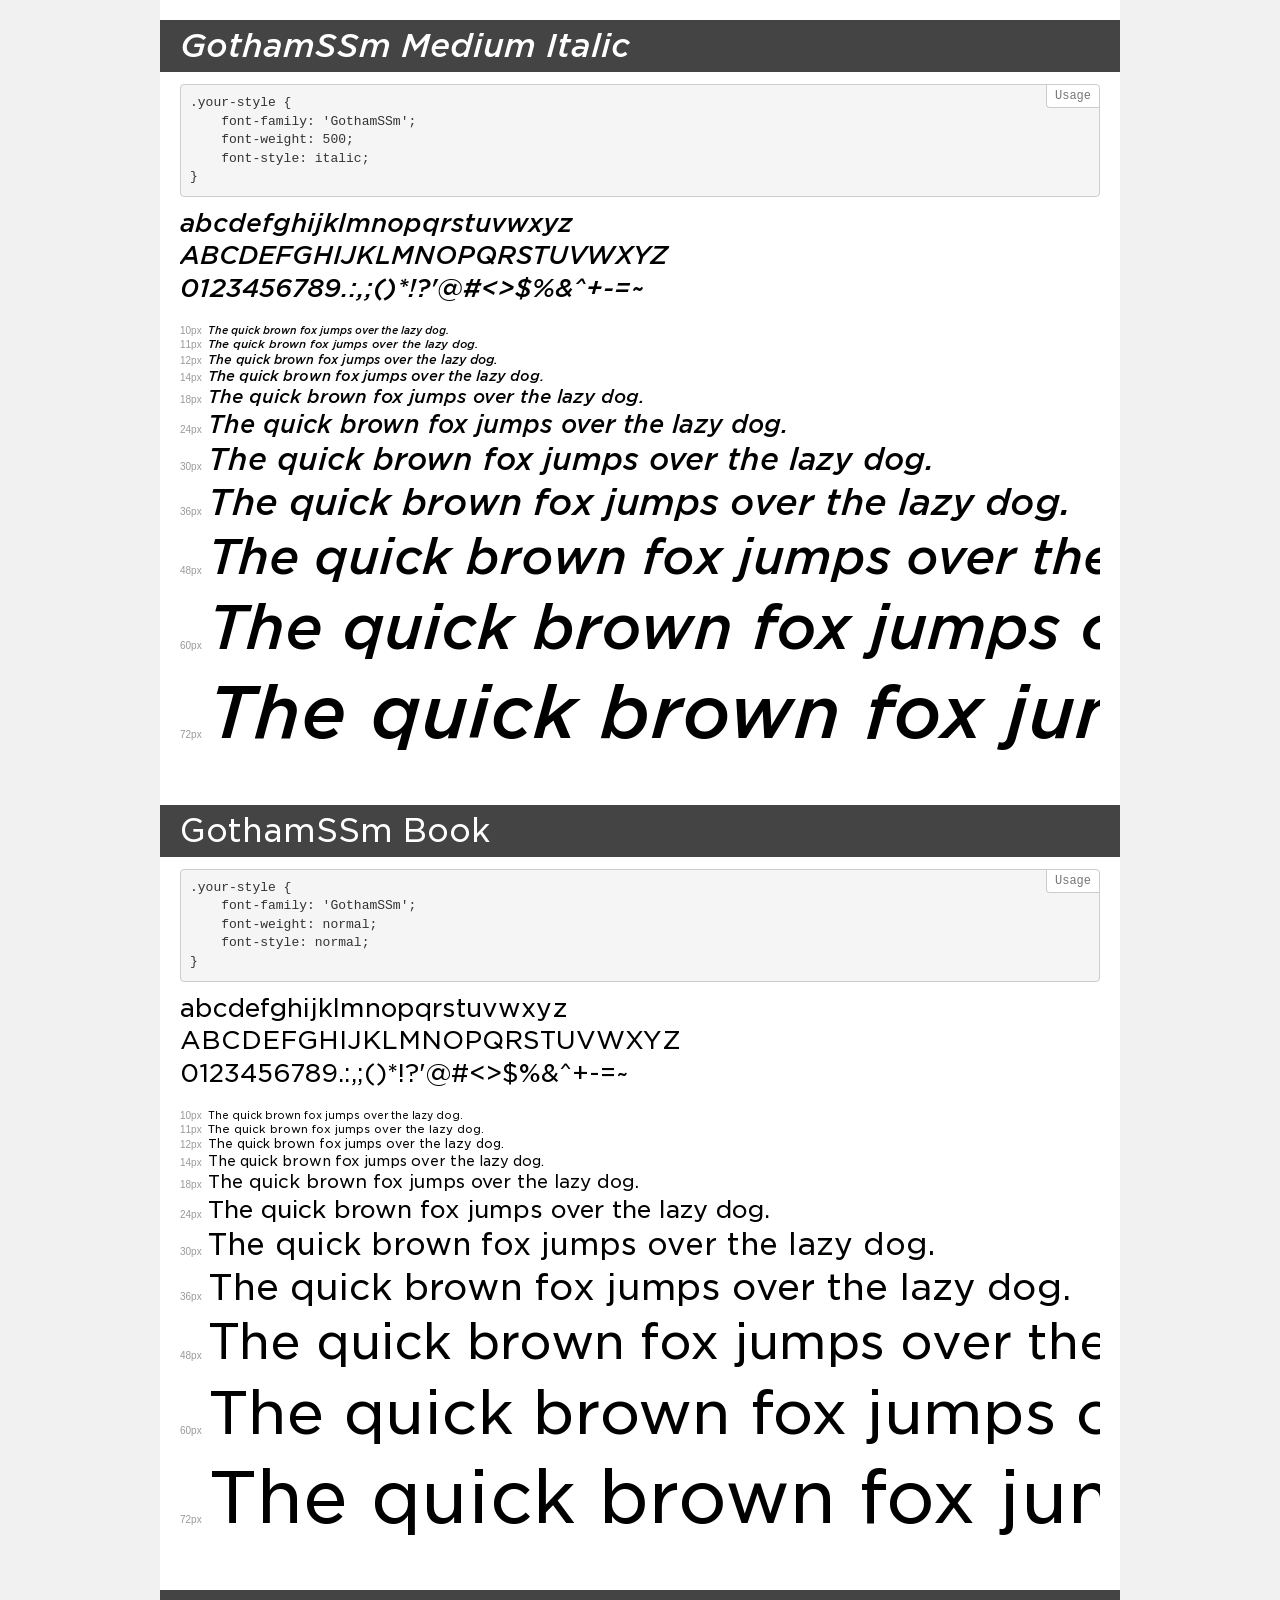
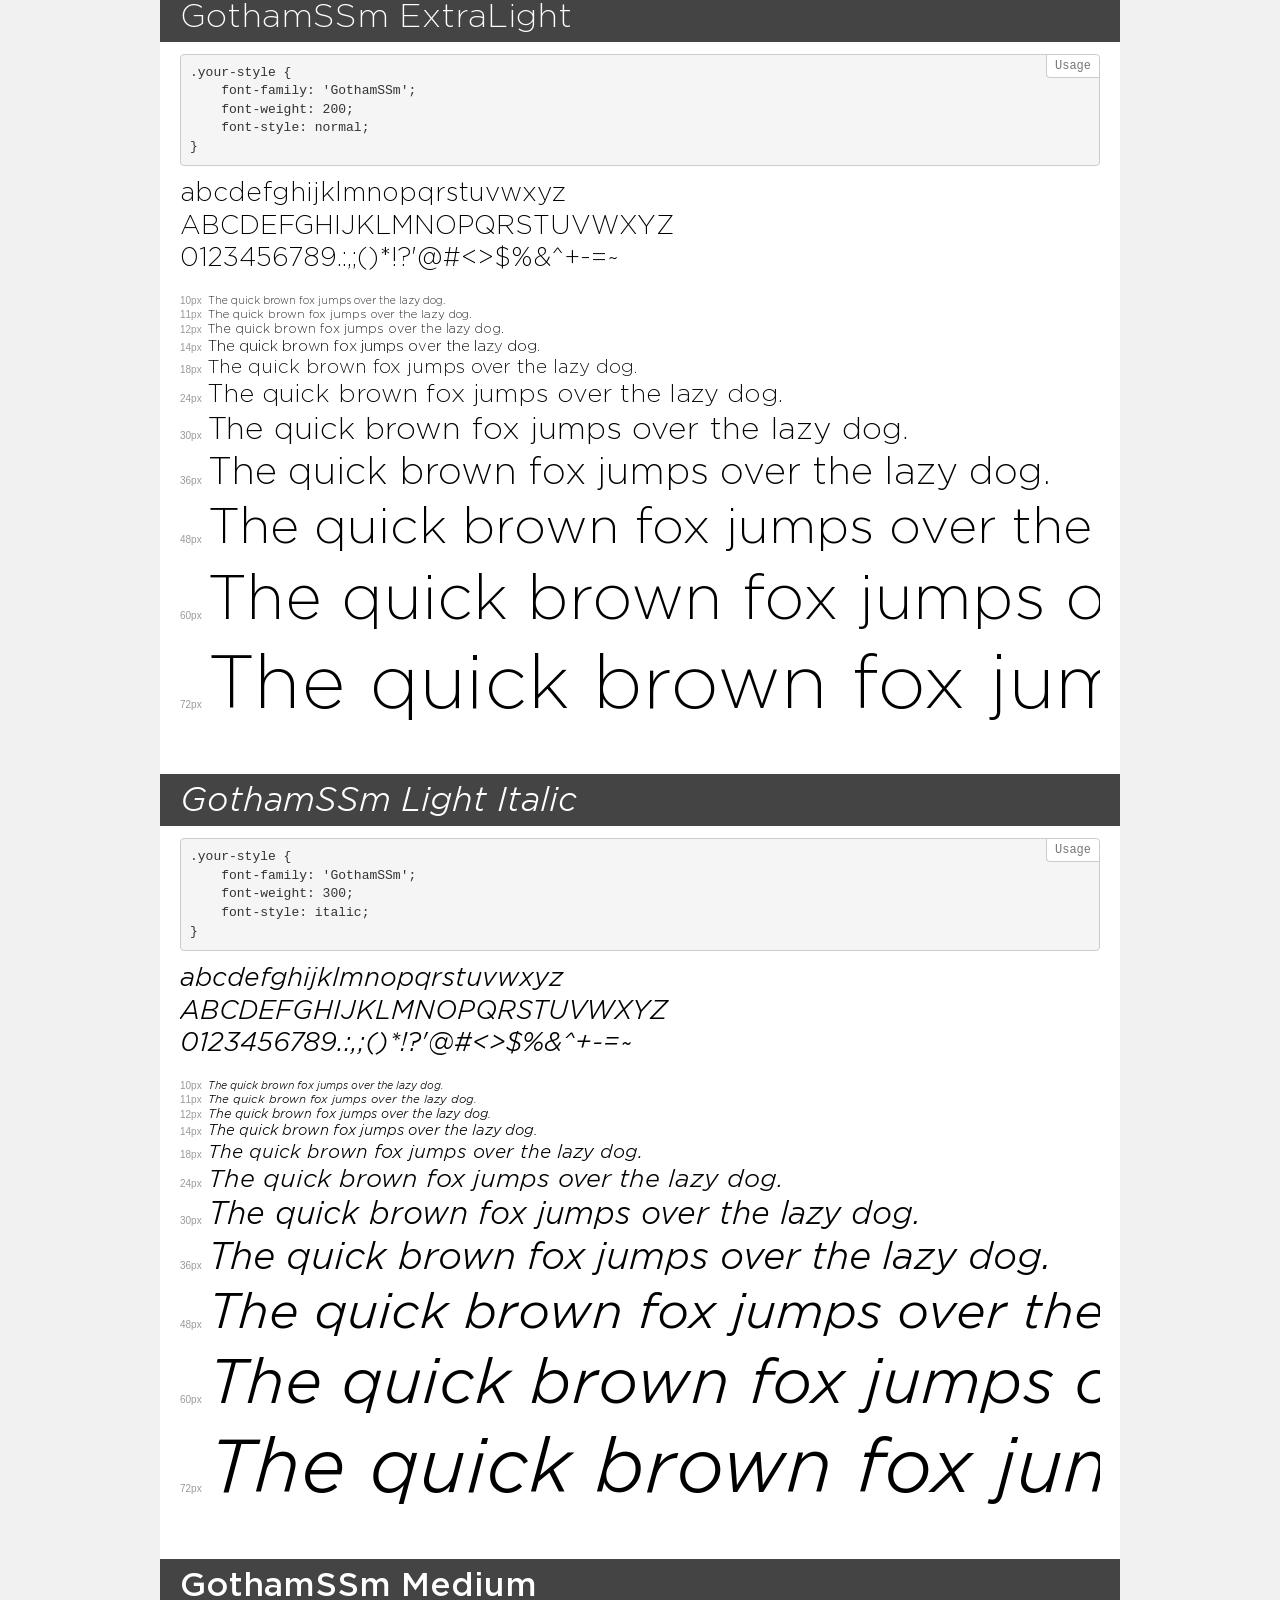
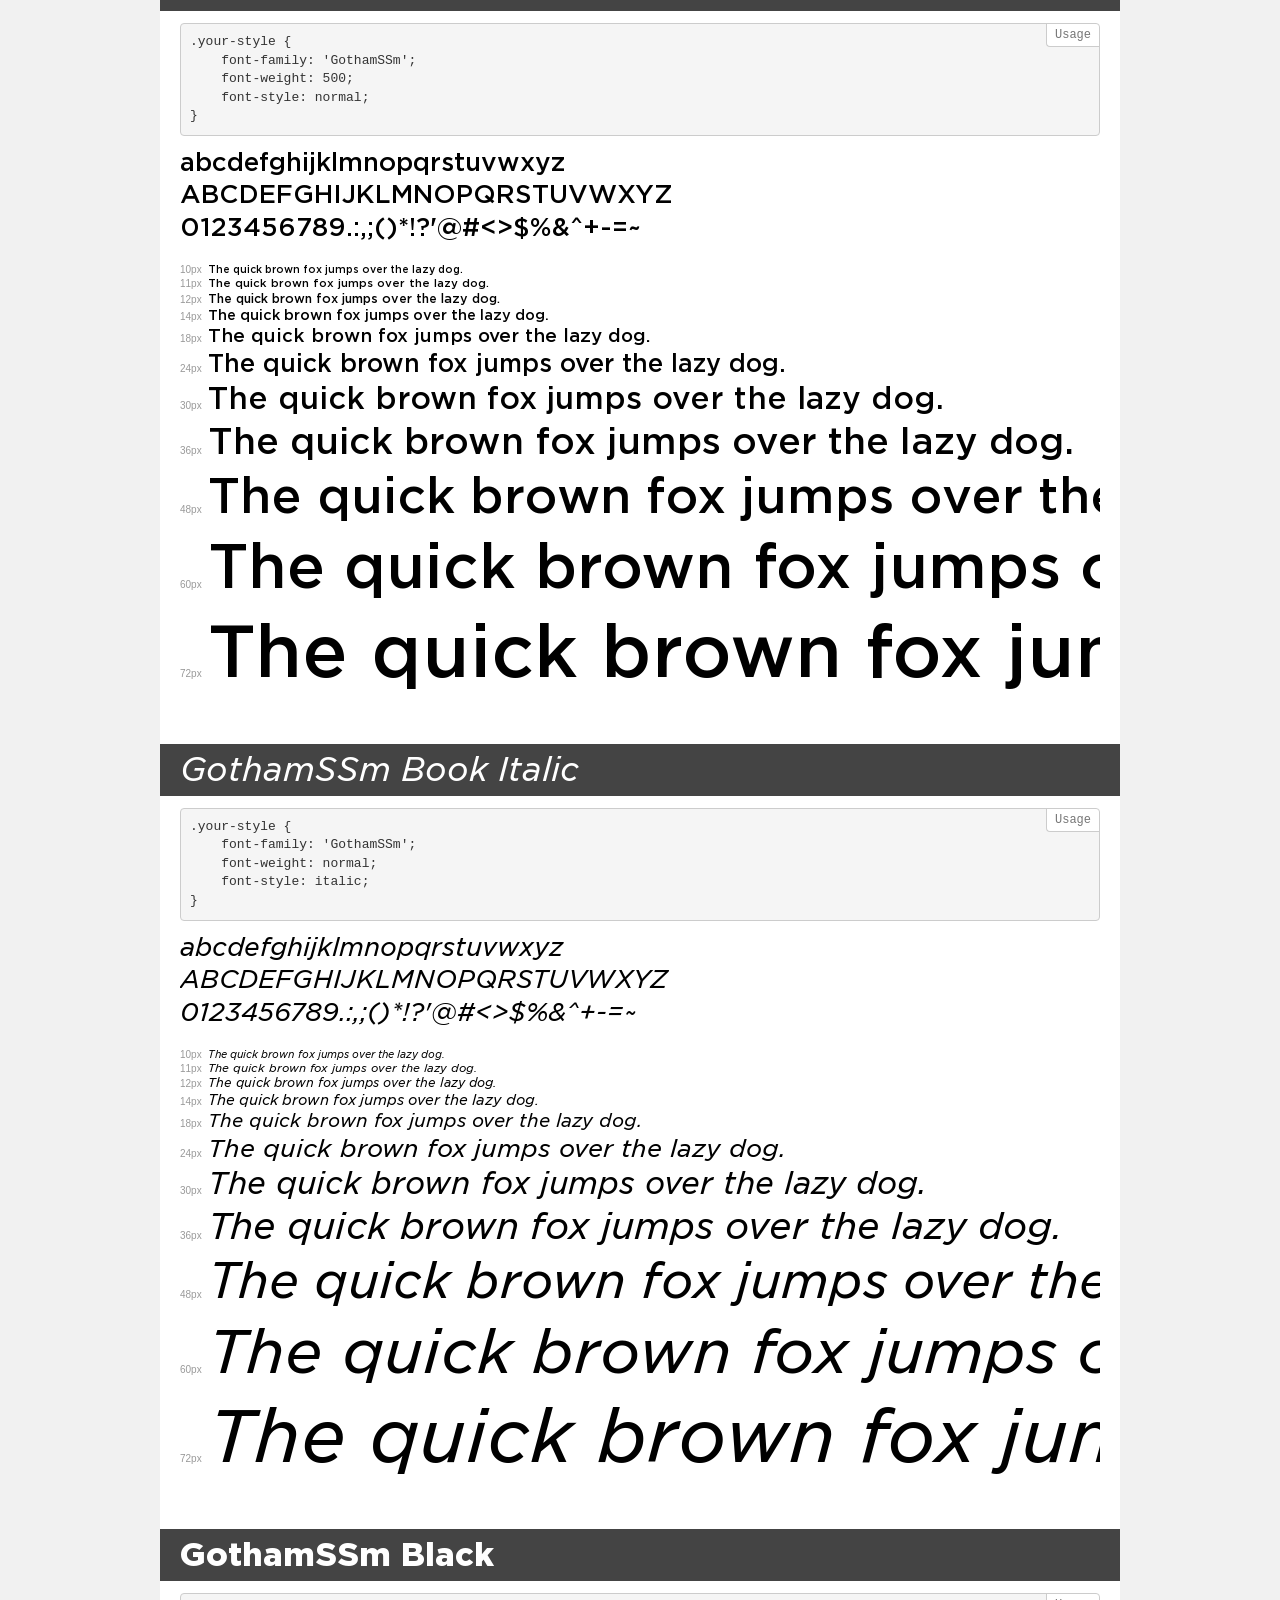
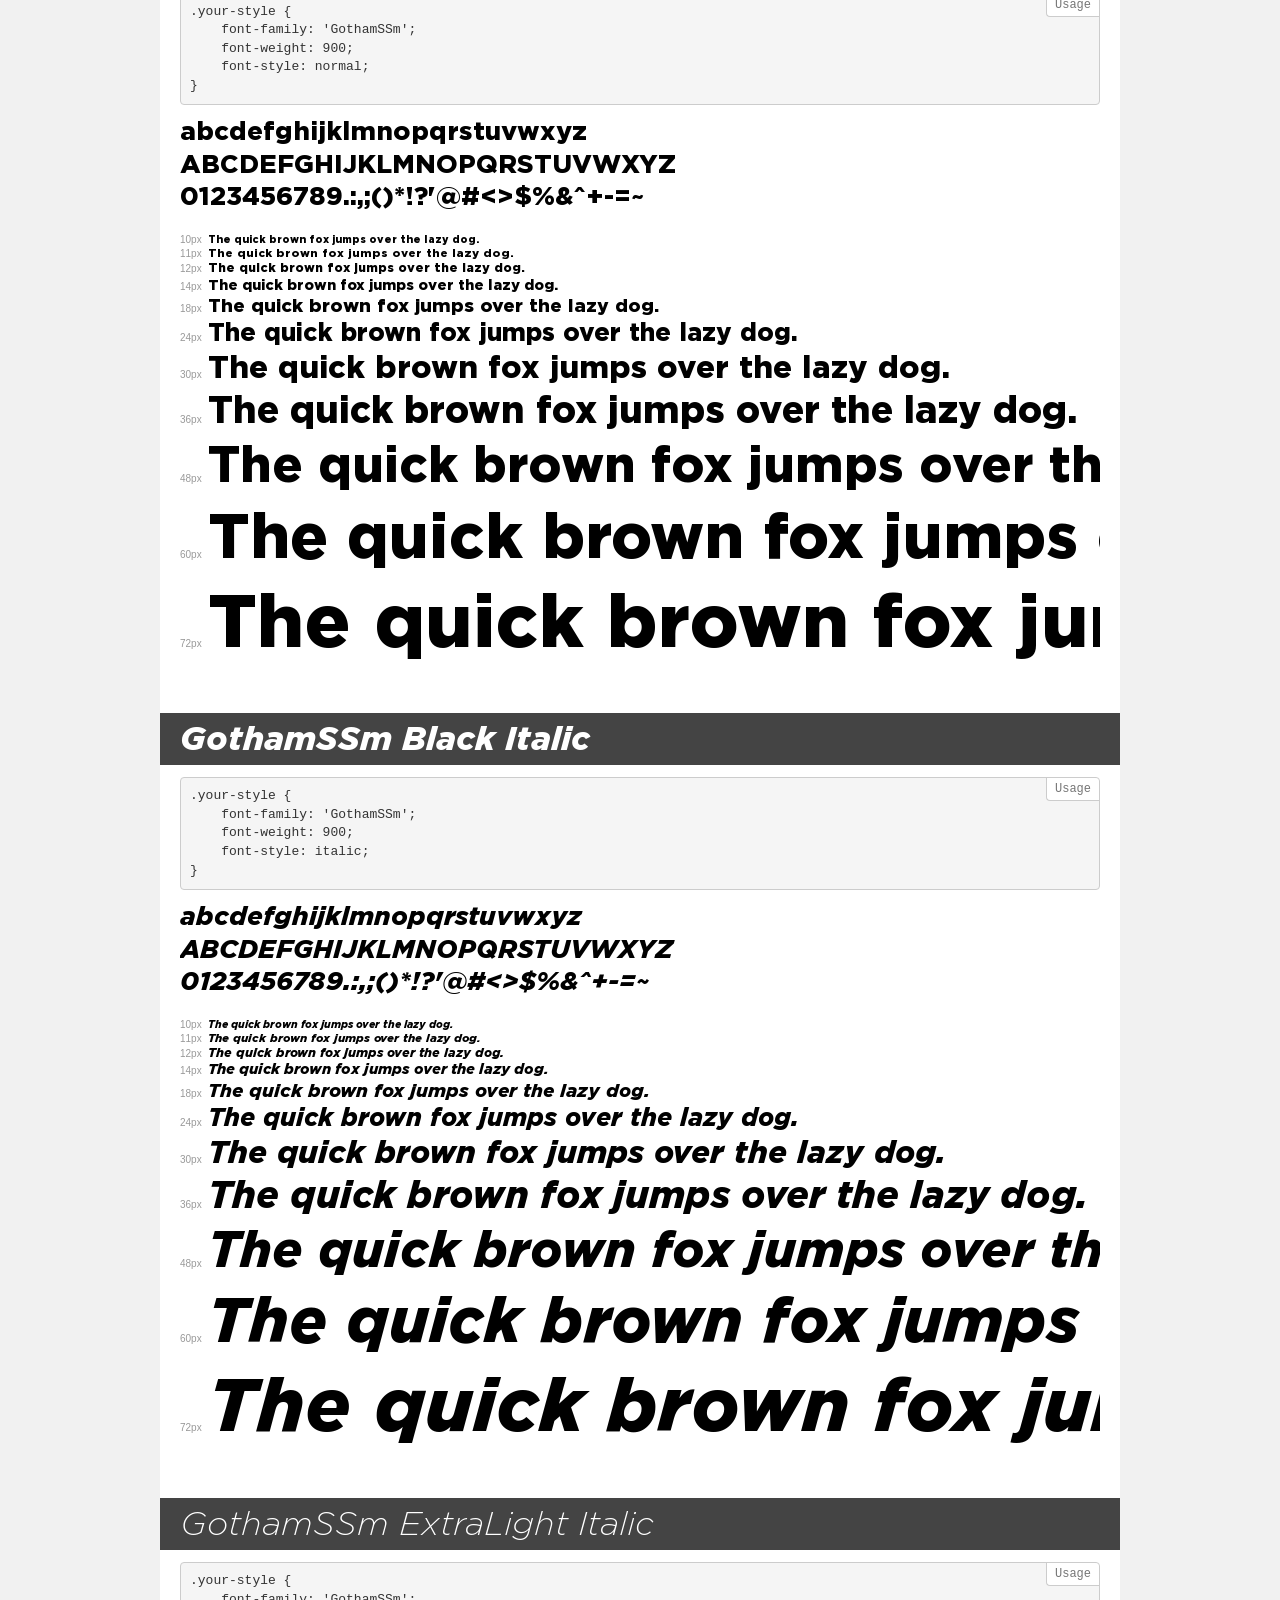
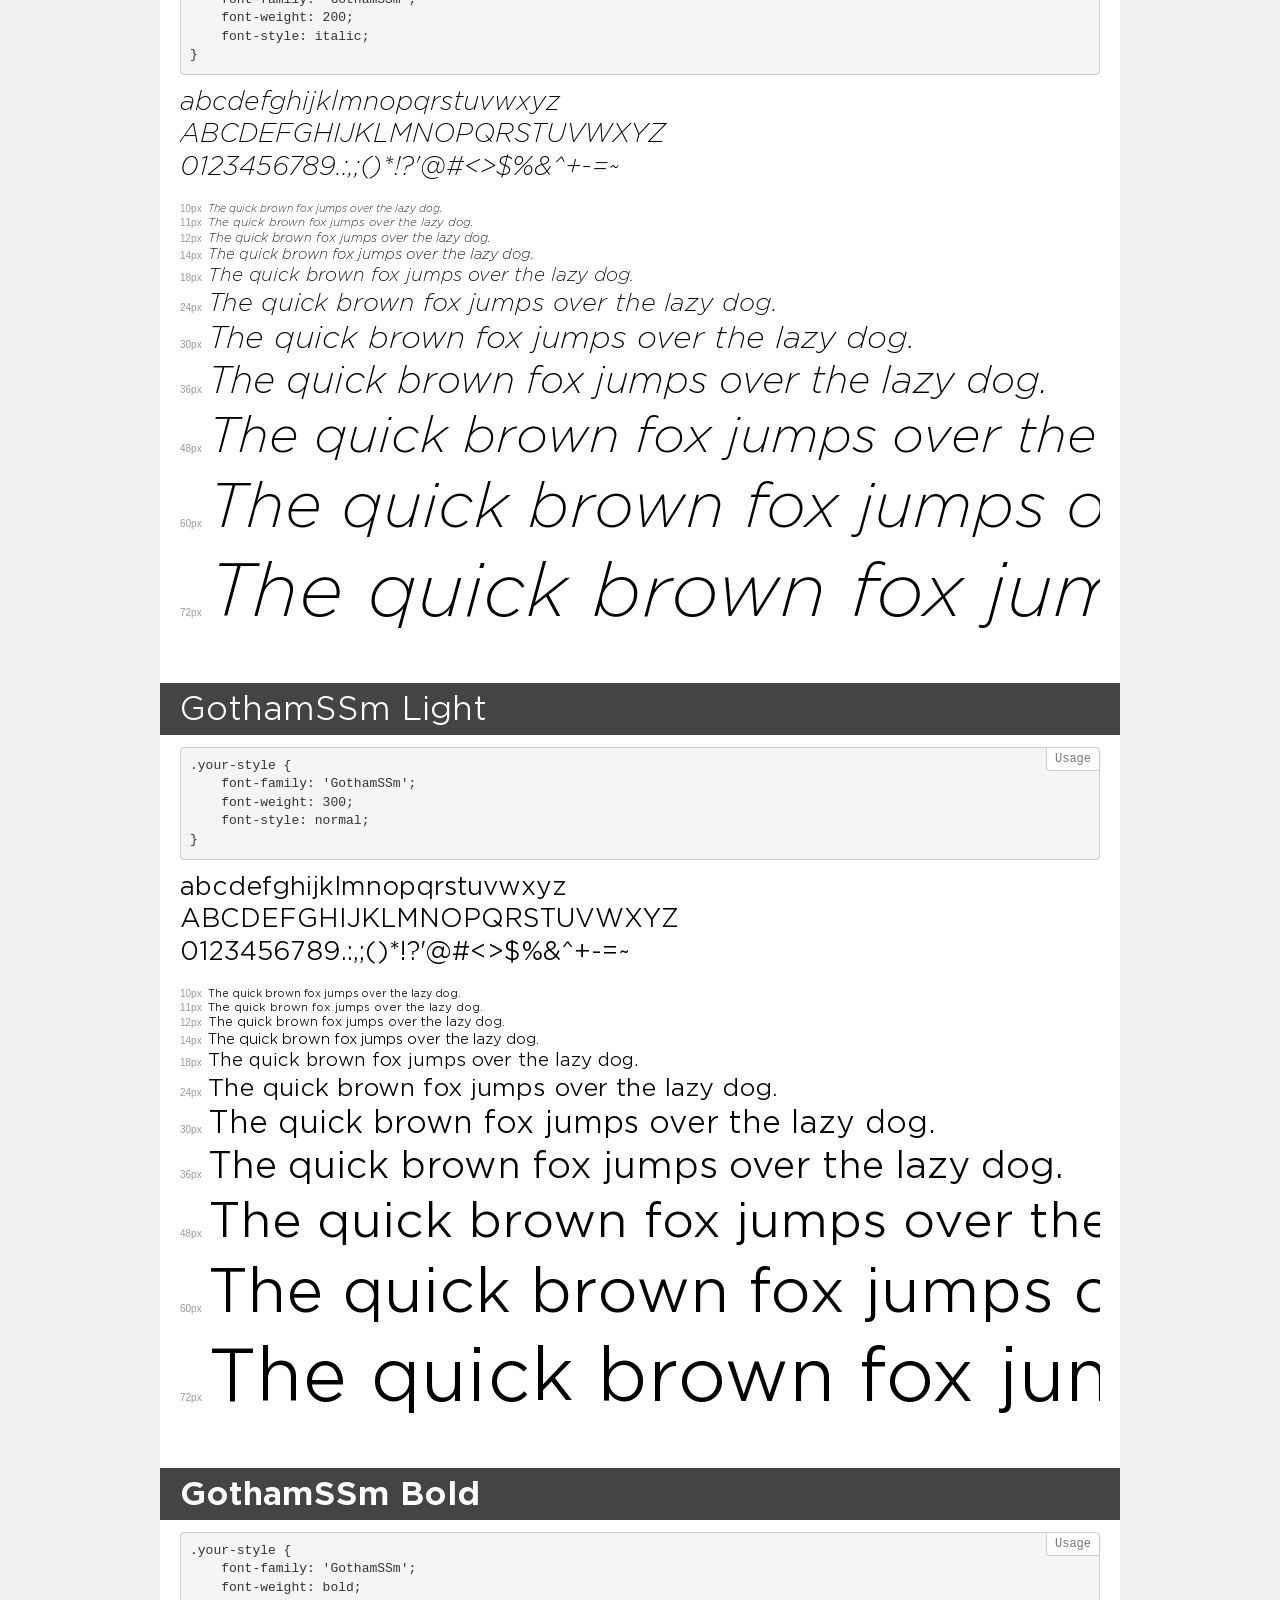
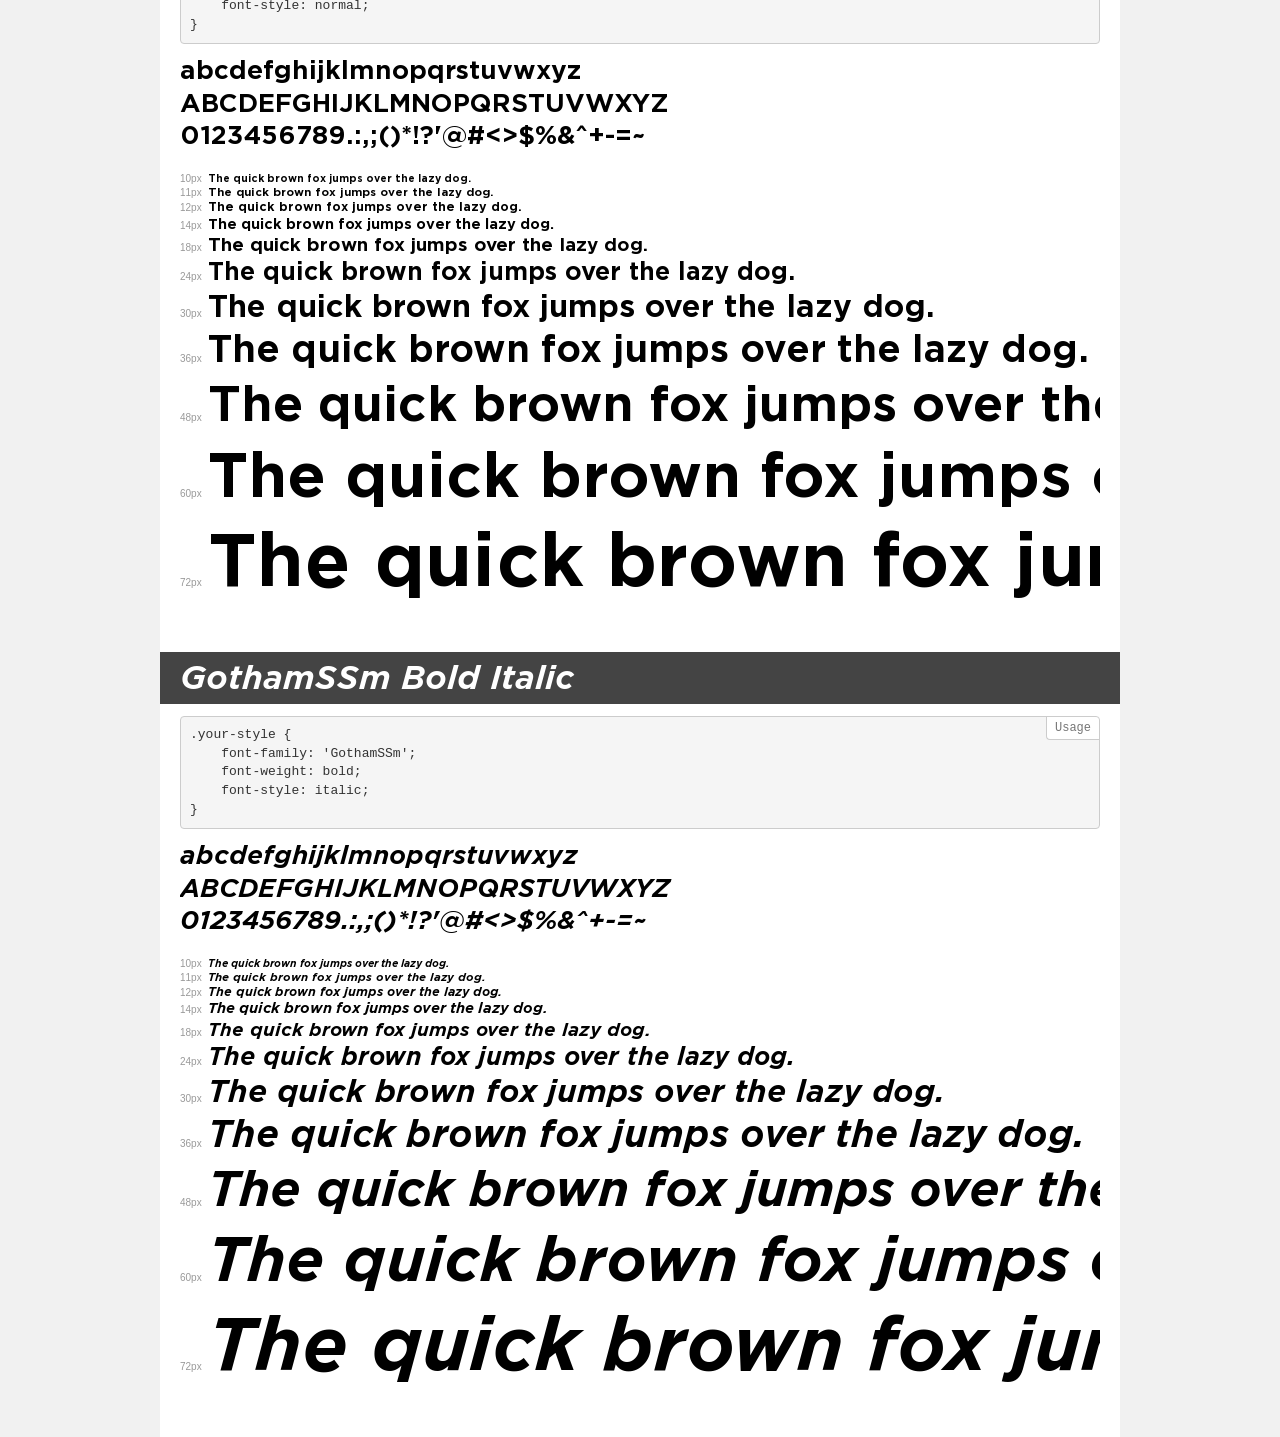
<file: css/font/demo.html>
<!DOCTYPE html>
<html>
<head>
    <meta charset="utf-8">
    <meta http-equiv="X-UA-Compatible" content="IE=edge">
    <meta name="viewport" content="width=device-width, initial-scale=1">
    <meta name="robots" content="noindex, noarchive">
    <meta name="format-detection" content="telephone=no">
    <title>Transfonter demo</title>
    <link href="stylesheet.css" rel="stylesheet">
    <style>
        /*
        http://meyerweb.com/eric/tools/css/reset/
        v2.0 | 20110126
        License: none (public domain)
        */
        html, body, div, span, applet, object, iframe,
        h1, h2, h3, h4, h5, h6, p, blockquote, pre,
        a, abbr, acronym, address, big, cite, code,
        del, dfn, em, img, ins, kbd, q, s, samp,
        small, strike, strong, sub, sup, tt, var,
        b, u, i, center,
        dl, dt, dd, ol, ul, li,
        fieldset, form, label, legend,
        table, caption, tbody, tfoot, thead, tr, th, td,
        article, aside, canvas, details, embed,
        figure, figcaption, footer, header, hgroup,
        menu, nav, output, ruby, section, summary,
        time, mark, audio, video {
            margin: 0;
            padding: 0;
            border: 0;
            font-size: 100%;
            font: inherit;
            vertical-align: baseline;
        }
        /* HTML5 display-role reset for older browsers */
        article, aside, details, figcaption, figure,
        footer, header, hgroup, menu, nav, section {
            display: block;
        }
        body {
            line-height: 1;
        }
        ol, ul {
            list-style: none;
        }
        blockquote, q {
            quotes: none;
        }
        blockquote:before, blockquote:after,
        q:before, q:after {
            content: '';
            content: none;
        }
        table {
            border-collapse: collapse;
            border-spacing: 0;
        }
        /* common styles */
        body {
            background: #f1f1f1;
            color: #000;
        }
        .page {
            background: #fff;
            width: 920px;
            margin: 0 auto;
            padding: 20px 20px 0 20px;
            overflow: hidden;
        }
        .font-container {
            overflow-x: auto;
            overflow-y: hidden;
            margin-bottom: 40px;
            line-height: 1.3;
            white-space: nowrap;
            padding-bottom: 5px;
        }
        h1 {
            position: relative;
            background: #444;
            font-size: 32px;
            color: #fff;
            padding: 10px 20px;
            margin: 0 -20px 12px -20px;
        }
        .letters {
            font-size: 25px;
            margin-bottom: 20px;
        }
        .s10:before {
            content: '10px';
        }
        .s11:before {
            content: '11px';
        }
        .s12:before {
            content: '12px';
        }
        .s14:before {
            content: '14px';
        }
        .s18:before {
            content: '18px';
        }
        .s24:before {
            content: '24px';
        }
        .s30:before {
            content: '30px';
        }
        .s36:before {
            content: '36px';
        }
        .s48:before {
            content: '48px';
        }
        .s60:before {
            content: '60px';
        }
        .s72:before {
            content: '72px';
        }
        .s10:before, .s11:before, .s12:before, .s14:before,
        .s18:before, .s24:before, .s30:before, .s36:before,
        .s48:before, .s60:before, .s72:before {
            font-family: Arial, sans-serif;
            font-size: 10px;
            font-weight: normal;
            font-style: normal;
            color: #999;
            padding-right: 6px;
        }
        pre {
            display: block;
            position: relative;
            padding: 9px;
            margin: 0 0 10px;
            font-family: Monaco, Menlo, Consolas, "Courier New", monospace !important;
            font-size: 13px;
            line-height: 1.428571429;
            color: #333;
            font-weight: normal !important;
            font-style: normal !important;
            background-color: #f5f5f5;
            border: 1px solid #ccc;
            overflow-x: auto;
            border-radius: 4px;
        }
        pre:after {
            display: block;
            position: absolute;
            right: 0;
            top: 0;
            content: 'Usage';
            line-height: 1;
            padding: 5px 8px;
            font-size: 12px;
            color: #767676;
            background-color: #fff;
            border: 1px solid #ccc;
            border-right: none;
            border-top: none;
            border-radius: 0 4px 0 4px;
            z-index: 10;
        }
        /* responsive */
        @media (max-width: 959px) {
            .page {
                width: auto;
                margin: 0;
            }
        }
    </style>
</head>
<body>
<div class="page">
    <div class="demo" style="font-family: 'GothamSSm'; font-weight: 500; font-style: italic;">
        <h1>GothamSSm Medium Italic</h1>
        <pre>.your-style {
    font-family: 'GothamSSm';
    font-weight: 500;
    font-style: italic;
}</pre>
        <div class="font-container">
            <p class="letters">
                abcdefghijklmnopqrstuvwxyz<br>
ABCDEFGHIJKLMNOPQRSTUVWXYZ<br>
                0123456789.:,;()*!?'@#<>$%&^+-=~
            </p>
            <p class="s10" style="font-size: 10px;">The quick brown fox jumps over the lazy dog.</p>
            <p class="s11" style="font-size: 11px;">The quick brown fox jumps over the lazy dog.</p>
            <p class="s12" style="font-size: 12px;">The quick brown fox jumps over the lazy dog.</p>
            <p class="s14" style="font-size: 14px;">The quick brown fox jumps over the lazy dog.</p>
            <p class="s18" style="font-size: 18px;">The quick brown fox jumps over the lazy dog.</p>
            <p class="s24" style="font-size: 24px;">The quick brown fox jumps over the lazy dog.</p>
            <p class="s30" style="font-size: 30px;">The quick brown fox jumps over the lazy dog.</p>
            <p class="s36" style="font-size: 36px;">The quick brown fox jumps over the lazy dog.</p>
            <p class="s48" style="font-size: 48px;">The quick brown fox jumps over the lazy dog.</p>
            <p class="s60" style="font-size: 60px;">The quick brown fox jumps over the lazy dog.</p>
            <p class="s72" style="font-size: 72px;">The quick brown fox jumps over the lazy dog.</p>
        </div>
    </div>
    <div class="demo" style="font-family: 'GothamSSm'; font-weight: normal; font-style: normal;">
        <h1>GothamSSm Book</h1>
        <pre>.your-style {
    font-family: 'GothamSSm';
    font-weight: normal;
    font-style: normal;
}</pre>
        <div class="font-container">
            <p class="letters">
                abcdefghijklmnopqrstuvwxyz<br>
ABCDEFGHIJKLMNOPQRSTUVWXYZ<br>
                0123456789.:,;()*!?'@#<>$%&^+-=~
            </p>
            <p class="s10" style="font-size: 10px;">The quick brown fox jumps over the lazy dog.</p>
            <p class="s11" style="font-size: 11px;">The quick brown fox jumps over the lazy dog.</p>
            <p class="s12" style="font-size: 12px;">The quick brown fox jumps over the lazy dog.</p>
            <p class="s14" style="font-size: 14px;">The quick brown fox jumps over the lazy dog.</p>
            <p class="s18" style="font-size: 18px;">The quick brown fox jumps over the lazy dog.</p>
            <p class="s24" style="font-size: 24px;">The quick brown fox jumps over the lazy dog.</p>
            <p class="s30" style="font-size: 30px;">The quick brown fox jumps over the lazy dog.</p>
            <p class="s36" style="font-size: 36px;">The quick brown fox jumps over the lazy dog.</p>
            <p class="s48" style="font-size: 48px;">The quick brown fox jumps over the lazy dog.</p>
            <p class="s60" style="font-size: 60px;">The quick brown fox jumps over the lazy dog.</p>
            <p class="s72" style="font-size: 72px;">The quick brown fox jumps over the lazy dog.</p>
        </div>
    </div>
    <div class="demo" style="font-family: 'GothamSSm'; font-weight: 200; font-style: normal;">
        <h1>GothamSSm ExtraLight</h1>
        <pre>.your-style {
    font-family: 'GothamSSm';
    font-weight: 200;
    font-style: normal;
}</pre>
        <div class="font-container">
            <p class="letters">
                abcdefghijklmnopqrstuvwxyz<br>
ABCDEFGHIJKLMNOPQRSTUVWXYZ<br>
                0123456789.:,;()*!?'@#<>$%&^+-=~
            </p>
            <p class="s10" style="font-size: 10px;">The quick brown fox jumps over the lazy dog.</p>
            <p class="s11" style="font-size: 11px;">The quick brown fox jumps over the lazy dog.</p>
            <p class="s12" style="font-size: 12px;">The quick brown fox jumps over the lazy dog.</p>
            <p class="s14" style="font-size: 14px;">The quick brown fox jumps over the lazy dog.</p>
            <p class="s18" style="font-size: 18px;">The quick brown fox jumps over the lazy dog.</p>
            <p class="s24" style="font-size: 24px;">The quick brown fox jumps over the lazy dog.</p>
            <p class="s30" style="font-size: 30px;">The quick brown fox jumps over the lazy dog.</p>
            <p class="s36" style="font-size: 36px;">The quick brown fox jumps over the lazy dog.</p>
            <p class="s48" style="font-size: 48px;">The quick brown fox jumps over the lazy dog.</p>
            <p class="s60" style="font-size: 60px;">The quick brown fox jumps over the lazy dog.</p>
            <p class="s72" style="font-size: 72px;">The quick brown fox jumps over the lazy dog.</p>
        </div>
    </div>
    <div class="demo" style="font-family: 'GothamSSm'; font-weight: 300; font-style: italic;">
        <h1>GothamSSm Light Italic</h1>
        <pre>.your-style {
    font-family: 'GothamSSm';
    font-weight: 300;
    font-style: italic;
}</pre>
        <div class="font-container">
            <p class="letters">
                abcdefghijklmnopqrstuvwxyz<br>
ABCDEFGHIJKLMNOPQRSTUVWXYZ<br>
                0123456789.:,;()*!?'@#<>$%&^+-=~
            </p>
            <p class="s10" style="font-size: 10px;">The quick brown fox jumps over the lazy dog.</p>
            <p class="s11" style="font-size: 11px;">The quick brown fox jumps over the lazy dog.</p>
            <p class="s12" style="font-size: 12px;">The quick brown fox jumps over the lazy dog.</p>
            <p class="s14" style="font-size: 14px;">The quick brown fox jumps over the lazy dog.</p>
            <p class="s18" style="font-size: 18px;">The quick brown fox jumps over the lazy dog.</p>
            <p class="s24" style="font-size: 24px;">The quick brown fox jumps over the lazy dog.</p>
            <p class="s30" style="font-size: 30px;">The quick brown fox jumps over the lazy dog.</p>
            <p class="s36" style="font-size: 36px;">The quick brown fox jumps over the lazy dog.</p>
            <p class="s48" style="font-size: 48px;">The quick brown fox jumps over the lazy dog.</p>
            <p class="s60" style="font-size: 60px;">The quick brown fox jumps over the lazy dog.</p>
            <p class="s72" style="font-size: 72px;">The quick brown fox jumps over the lazy dog.</p>
        </div>
    </div>
    <div class="demo" style="font-family: 'GothamSSm'; font-weight: 500; font-style: normal;">
        <h1>GothamSSm Medium</h1>
        <pre>.your-style {
    font-family: 'GothamSSm';
    font-weight: 500;
    font-style: normal;
}</pre>
        <div class="font-container">
            <p class="letters">
                abcdefghijklmnopqrstuvwxyz<br>
ABCDEFGHIJKLMNOPQRSTUVWXYZ<br>
                0123456789.:,;()*!?'@#<>$%&^+-=~
            </p>
            <p class="s10" style="font-size: 10px;">The quick brown fox jumps over the lazy dog.</p>
            <p class="s11" style="font-size: 11px;">The quick brown fox jumps over the lazy dog.</p>
            <p class="s12" style="font-size: 12px;">The quick brown fox jumps over the lazy dog.</p>
            <p class="s14" style="font-size: 14px;">The quick brown fox jumps over the lazy dog.</p>
            <p class="s18" style="font-size: 18px;">The quick brown fox jumps over the lazy dog.</p>
            <p class="s24" style="font-size: 24px;">The quick brown fox jumps over the lazy dog.</p>
            <p class="s30" style="font-size: 30px;">The quick brown fox jumps over the lazy dog.</p>
            <p class="s36" style="font-size: 36px;">The quick brown fox jumps over the lazy dog.</p>
            <p class="s48" style="font-size: 48px;">The quick brown fox jumps over the lazy dog.</p>
            <p class="s60" style="font-size: 60px;">The quick brown fox jumps over the lazy dog.</p>
            <p class="s72" style="font-size: 72px;">The quick brown fox jumps over the lazy dog.</p>
        </div>
    </div>
    <div class="demo" style="font-family: 'GothamSSm'; font-weight: normal; font-style: italic;">
        <h1>GothamSSm Book Italic</h1>
        <pre>.your-style {
    font-family: 'GothamSSm';
    font-weight: normal;
    font-style: italic;
}</pre>
        <div class="font-container">
            <p class="letters">
                abcdefghijklmnopqrstuvwxyz<br>
ABCDEFGHIJKLMNOPQRSTUVWXYZ<br>
                0123456789.:,;()*!?'@#<>$%&^+-=~
            </p>
            <p class="s10" style="font-size: 10px;">The quick brown fox jumps over the lazy dog.</p>
            <p class="s11" style="font-size: 11px;">The quick brown fox jumps over the lazy dog.</p>
            <p class="s12" style="font-size: 12px;">The quick brown fox jumps over the lazy dog.</p>
            <p class="s14" style="font-size: 14px;">The quick brown fox jumps over the lazy dog.</p>
            <p class="s18" style="font-size: 18px;">The quick brown fox jumps over the lazy dog.</p>
            <p class="s24" style="font-size: 24px;">The quick brown fox jumps over the lazy dog.</p>
            <p class="s30" style="font-size: 30px;">The quick brown fox jumps over the lazy dog.</p>
            <p class="s36" style="font-size: 36px;">The quick brown fox jumps over the lazy dog.</p>
            <p class="s48" style="font-size: 48px;">The quick brown fox jumps over the lazy dog.</p>
            <p class="s60" style="font-size: 60px;">The quick brown fox jumps over the lazy dog.</p>
            <p class="s72" style="font-size: 72px;">The quick brown fox jumps over the lazy dog.</p>
        </div>
    </div>
    <div class="demo" style="font-family: 'GothamSSm'; font-weight: 900; font-style: normal;">
        <h1>GothamSSm Black</h1>
        <pre>.your-style {
    font-family: 'GothamSSm';
    font-weight: 900;
    font-style: normal;
}</pre>
        <div class="font-container">
            <p class="letters">
                abcdefghijklmnopqrstuvwxyz<br>
ABCDEFGHIJKLMNOPQRSTUVWXYZ<br>
                0123456789.:,;()*!?'@#<>$%&^+-=~
            </p>
            <p class="s10" style="font-size: 10px;">The quick brown fox jumps over the lazy dog.</p>
            <p class="s11" style="font-size: 11px;">The quick brown fox jumps over the lazy dog.</p>
            <p class="s12" style="font-size: 12px;">The quick brown fox jumps over the lazy dog.</p>
            <p class="s14" style="font-size: 14px;">The quick brown fox jumps over the lazy dog.</p>
            <p class="s18" style="font-size: 18px;">The quick brown fox jumps over the lazy dog.</p>
            <p class="s24" style="font-size: 24px;">The quick brown fox jumps over the lazy dog.</p>
            <p class="s30" style="font-size: 30px;">The quick brown fox jumps over the lazy dog.</p>
            <p class="s36" style="font-size: 36px;">The quick brown fox jumps over the lazy dog.</p>
            <p class="s48" style="font-size: 48px;">The quick brown fox jumps over the lazy dog.</p>
            <p class="s60" style="font-size: 60px;">The quick brown fox jumps over the lazy dog.</p>
            <p class="s72" style="font-size: 72px;">The quick brown fox jumps over the lazy dog.</p>
        </div>
    </div>
    <div class="demo" style="font-family: 'GothamSSm'; font-weight: 900; font-style: italic;">
        <h1>GothamSSm Black Italic</h1>
        <pre>.your-style {
    font-family: 'GothamSSm';
    font-weight: 900;
    font-style: italic;
}</pre>
        <div class="font-container">
            <p class="letters">
                abcdefghijklmnopqrstuvwxyz<br>
ABCDEFGHIJKLMNOPQRSTUVWXYZ<br>
                0123456789.:,;()*!?'@#<>$%&^+-=~
            </p>
            <p class="s10" style="font-size: 10px;">The quick brown fox jumps over the lazy dog.</p>
            <p class="s11" style="font-size: 11px;">The quick brown fox jumps over the lazy dog.</p>
            <p class="s12" style="font-size: 12px;">The quick brown fox jumps over the lazy dog.</p>
            <p class="s14" style="font-size: 14px;">The quick brown fox jumps over the lazy dog.</p>
            <p class="s18" style="font-size: 18px;">The quick brown fox jumps over the lazy dog.</p>
            <p class="s24" style="font-size: 24px;">The quick brown fox jumps over the lazy dog.</p>
            <p class="s30" style="font-size: 30px;">The quick brown fox jumps over the lazy dog.</p>
            <p class="s36" style="font-size: 36px;">The quick brown fox jumps over the lazy dog.</p>
            <p class="s48" style="font-size: 48px;">The quick brown fox jumps over the lazy dog.</p>
            <p class="s60" style="font-size: 60px;">The quick brown fox jumps over the lazy dog.</p>
            <p class="s72" style="font-size: 72px;">The quick brown fox jumps over the lazy dog.</p>
        </div>
    </div>
    <div class="demo" style="font-family: 'GothamSSm'; font-weight: 200; font-style: italic;">
        <h1>GothamSSm ExtraLight Italic</h1>
        <pre>.your-style {
    font-family: 'GothamSSm';
    font-weight: 200;
    font-style: italic;
}</pre>
        <div class="font-container">
            <p class="letters">
                abcdefghijklmnopqrstuvwxyz<br>
ABCDEFGHIJKLMNOPQRSTUVWXYZ<br>
                0123456789.:,;()*!?'@#<>$%&^+-=~
            </p>
            <p class="s10" style="font-size: 10px;">The quick brown fox jumps over the lazy dog.</p>
            <p class="s11" style="font-size: 11px;">The quick brown fox jumps over the lazy dog.</p>
            <p class="s12" style="font-size: 12px;">The quick brown fox jumps over the lazy dog.</p>
            <p class="s14" style="font-size: 14px;">The quick brown fox jumps over the lazy dog.</p>
            <p class="s18" style="font-size: 18px;">The quick brown fox jumps over the lazy dog.</p>
            <p class="s24" style="font-size: 24px;">The quick brown fox jumps over the lazy dog.</p>
            <p class="s30" style="font-size: 30px;">The quick brown fox jumps over the lazy dog.</p>
            <p class="s36" style="font-size: 36px;">The quick brown fox jumps over the lazy dog.</p>
            <p class="s48" style="font-size: 48px;">The quick brown fox jumps over the lazy dog.</p>
            <p class="s60" style="font-size: 60px;">The quick brown fox jumps over the lazy dog.</p>
            <p class="s72" style="font-size: 72px;">The quick brown fox jumps over the lazy dog.</p>
        </div>
    </div>
    <div class="demo" style="font-family: 'GothamSSm'; font-weight: 300; font-style: normal;">
        <h1>GothamSSm Light</h1>
        <pre>.your-style {
    font-family: 'GothamSSm';
    font-weight: 300;
    font-style: normal;
}</pre>
        <div class="font-container">
            <p class="letters">
                abcdefghijklmnopqrstuvwxyz<br>
ABCDEFGHIJKLMNOPQRSTUVWXYZ<br>
                0123456789.:,;()*!?'@#<>$%&^+-=~
            </p>
            <p class="s10" style="font-size: 10px;">The quick brown fox jumps over the lazy dog.</p>
            <p class="s11" style="font-size: 11px;">The quick brown fox jumps over the lazy dog.</p>
            <p class="s12" style="font-size: 12px;">The quick brown fox jumps over the lazy dog.</p>
            <p class="s14" style="font-size: 14px;">The quick brown fox jumps over the lazy dog.</p>
            <p class="s18" style="font-size: 18px;">The quick brown fox jumps over the lazy dog.</p>
            <p class="s24" style="font-size: 24px;">The quick brown fox jumps over the lazy dog.</p>
            <p class="s30" style="font-size: 30px;">The quick brown fox jumps over the lazy dog.</p>
            <p class="s36" style="font-size: 36px;">The quick brown fox jumps over the lazy dog.</p>
            <p class="s48" style="font-size: 48px;">The quick brown fox jumps over the lazy dog.</p>
            <p class="s60" style="font-size: 60px;">The quick brown fox jumps over the lazy dog.</p>
            <p class="s72" style="font-size: 72px;">The quick brown fox jumps over the lazy dog.</p>
        </div>
    </div>
    <div class="demo" style="font-family: 'GothamSSm'; font-weight: bold; font-style: normal;">
        <h1>GothamSSm Bold</h1>
        <pre>.your-style {
    font-family: 'GothamSSm';
    font-weight: bold;
    font-style: normal;
}</pre>
        <div class="font-container">
            <p class="letters">
                abcdefghijklmnopqrstuvwxyz<br>
ABCDEFGHIJKLMNOPQRSTUVWXYZ<br>
                0123456789.:,;()*!?'@#<>$%&^+-=~
            </p>
            <p class="s10" style="font-size: 10px;">The quick brown fox jumps over the lazy dog.</p>
            <p class="s11" style="font-size: 11px;">The quick brown fox jumps over the lazy dog.</p>
            <p class="s12" style="font-size: 12px;">The quick brown fox jumps over the lazy dog.</p>
            <p class="s14" style="font-size: 14px;">The quick brown fox jumps over the lazy dog.</p>
            <p class="s18" style="font-size: 18px;">The quick brown fox jumps over the lazy dog.</p>
            <p class="s24" style="font-size: 24px;">The quick brown fox jumps over the lazy dog.</p>
            <p class="s30" style="font-size: 30px;">The quick brown fox jumps over the lazy dog.</p>
            <p class="s36" style="font-size: 36px;">The quick brown fox jumps over the lazy dog.</p>
            <p class="s48" style="font-size: 48px;">The quick brown fox jumps over the lazy dog.</p>
            <p class="s60" style="font-size: 60px;">The quick brown fox jumps over the lazy dog.</p>
            <p class="s72" style="font-size: 72px;">The quick brown fox jumps over the lazy dog.</p>
        </div>
    </div>
    <div class="demo" style="font-family: 'GothamSSm'; font-weight: bold; font-style: italic;">
        <h1>GothamSSm Bold Italic</h1>
        <pre>.your-style {
    font-family: 'GothamSSm';
    font-weight: bold;
    font-style: italic;
}</pre>
        <div class="font-container">
            <p class="letters">
                abcdefghijklmnopqrstuvwxyz<br>
ABCDEFGHIJKLMNOPQRSTUVWXYZ<br>
                0123456789.:,;()*!?'@#<>$%&^+-=~
            </p>
            <p class="s10" style="font-size: 10px;">The quick brown fox jumps over the lazy dog.</p>
            <p class="s11" style="font-size: 11px;">The quick brown fox jumps over the lazy dog.</p>
            <p class="s12" style="font-size: 12px;">The quick brown fox jumps over the lazy dog.</p>
            <p class="s14" style="font-size: 14px;">The quick brown fox jumps over the lazy dog.</p>
            <p class="s18" style="font-size: 18px;">The quick brown fox jumps over the lazy dog.</p>
            <p class="s24" style="font-size: 24px;">The quick brown fox jumps over the lazy dog.</p>
            <p class="s30" style="font-size: 30px;">The quick brown fox jumps over the lazy dog.</p>
            <p class="s36" style="font-size: 36px;">The quick brown fox jumps over the lazy dog.</p>
            <p class="s48" style="font-size: 48px;">The quick brown fox jumps over the lazy dog.</p>
            <p class="s60" style="font-size: 60px;">The quick brown fox jumps over the lazy dog.</p>
            <p class="s72" style="font-size: 72px;">The quick brown fox jumps over the lazy dog.</p>
        </div>
    </div>
</div>
</body>
</html>
</file>
<file: css/font/stylesheet.css>
@font-face {
    font-family: 'GothamSSm';
    src: url('GothamSSm-MediumItalic.eot');
    src: local('GothamSSm Medium Italic'), local('GothamSSm-MediumItalic'),
        url('GothamSSm-MediumItalic.eot?#iefix') format('embedded-opentype'),
        url('GothamSSm-MediumItalic.woff2') format('woff2'),
        url('GothamSSm-MediumItalic.woff') format('woff'),
        url('GothamSSm-MediumItalic.ttf') format('truetype');
    font-weight: 500;
    font-style: italic;
}

@font-face {
    font-family: 'GothamSSm';
    src: url('GothamSSm-Book.eot');
    src: local('GothamSSm Book'), local('GothamSSm-Book'),
        url('GothamSSm-Book.eot?#iefix') format('embedded-opentype'),
        url('GothamSSm-Book.woff2') format('woff2'),
        url('GothamSSm-Book.woff') format('woff'),
        url('GothamSSm-Book.ttf') format('truetype');
    font-weight: normal;
    font-style: normal;
}

@font-face {
    font-family: 'GothamSSm';
    src: url('GothamSSm-XLight.eot');
    src: local('GothamSSm ExtraLight'), local('GothamSSm-XLight'),
        url('GothamSSm-XLight.eot?#iefix') format('embedded-opentype'),
        url('GothamSSm-XLight.woff2') format('woff2'),
        url('GothamSSm-XLight.woff') format('woff'),
        url('GothamSSm-XLight.ttf') format('truetype');
    font-weight: 200;
    font-style: normal;
}

@font-face {
    font-family: 'GothamSSm';
    src: url('GothamSSm-LightItalic.eot');
    src: local('GothamSSm Light Italic'), local('GothamSSm-LightItalic'),
        url('GothamSSm-LightItalic.eot?#iefix') format('embedded-opentype'),
        url('GothamSSm-LightItalic.woff2') format('woff2'),
        url('GothamSSm-LightItalic.woff') format('woff'),
        url('GothamSSm-LightItalic.ttf') format('truetype');
    font-weight: 300;
    font-style: italic;
}

@font-face {
    font-family: 'GothamSSm';
    src: url('GothamSSm-Medium.eot');
    src: local('GothamSSm Medium'), local('GothamSSm-Medium'),
        url('GothamSSm-Medium.eot?#iefix') format('embedded-opentype'),
        url('GothamSSm-Medium.woff2') format('woff2'),
        url('GothamSSm-Medium.woff') format('woff'),
        url('GothamSSm-Medium.ttf') format('truetype');
    font-weight: 500;
    font-style: normal;
}

@font-face {
    font-family: 'GothamSSm';
    src: url('GothamSSm-BookItalic.eot');
    src: local('GothamSSm Book Italic'), local('GothamSSm-BookItalic'),
        url('GothamSSm-BookItalic.eot?#iefix') format('embedded-opentype'),
        url('GothamSSm-BookItalic.woff2') format('woff2'),
        url('GothamSSm-BookItalic.woff') format('woff'),
        url('GothamSSm-BookItalic.ttf') format('truetype');
    font-weight: normal;
    font-style: italic;
}

@font-face {
    font-family: 'GothamSSm';
    src: url('GothamSSm-Black.eot');
    src: local('GothamSSm Black'), local('GothamSSm-Black'),
        url('GothamSSm-Black.eot?#iefix') format('embedded-opentype'),
        url('GothamSSm-Black.woff2') format('woff2'),
        url('GothamSSm-Black.woff') format('woff'),
        url('GothamSSm-Black.ttf') format('truetype');
    font-weight: 900;
    font-style: normal;
}

@font-face {
    font-family: 'GothamSSm';
    src: url('GothamSSm-BlackItalic.eot');
    src: local('GothamSSm Black Italic'), local('GothamSSm-BlackItalic'),
        url('GothamSSm-BlackItalic.eot?#iefix') format('embedded-opentype'),
        url('GothamSSm-BlackItalic.woff2') format('woff2'),
        url('GothamSSm-BlackItalic.woff') format('woff'),
        url('GothamSSm-BlackItalic.ttf') format('truetype');
    font-weight: 900;
    font-style: italic;
}

@font-face {
    font-family: 'GothamSSm';
    src: url('GothamSSm-XLightItalic.eot');
    src: local('GothamSSm ExtraLight Italic'), local('GothamSSm-XLightItalic'),
        url('GothamSSm-XLightItalic.eot?#iefix') format('embedded-opentype'),
        url('GothamSSm-XLightItalic.woff2') format('woff2'),
        url('GothamSSm-XLightItalic.woff') format('woff'),
        url('GothamSSm-XLightItalic.ttf') format('truetype');
    font-weight: 200;
    font-style: italic;
}

@font-face {
    font-family: 'GothamSSm';
    src: url('GothamSSm-Light.eot');
    src: local('GothamSSm Light'), local('GothamSSm-Light'),
        url('GothamSSm-Light.eot?#iefix') format('embedded-opentype'),
        url('GothamSSm-Light.woff2') format('woff2'),
        url('GothamSSm-Light.woff') format('woff'),
        url('GothamSSm-Light.ttf') format('truetype');
    font-weight: 300;
    font-style: normal;
}

@font-face {
    font-family: 'GothamSSm';
    src: url('GothamSSm-Bold.eot');
    src: local('GothamSSm Bold'), local('GothamSSm-Bold'),
        url('GothamSSm-Bold.eot?#iefix') format('embedded-opentype'),
        url('GothamSSm-Bold.woff2') format('woff2'),
        url('GothamSSm-Bold.woff') format('woff'),
        url('GothamSSm-Bold.ttf') format('truetype');
    font-weight: bold;
    font-style: normal;
}

@font-face {
    font-family: 'GothamSSm';
    src: url('GothamSSm-BoldItalic.eot');
    src: local('GothamSSm Bold Italic'), local('GothamSSm-BoldItalic'),
        url('GothamSSm-BoldItalic.eot?#iefix') format('embedded-opentype'),
        url('GothamSSm-BoldItalic.woff2') format('woff2'),
        url('GothamSSm-BoldItalic.woff') format('woff'),
        url('GothamSSm-BoldItalic.ttf') format('truetype');
    font-weight: bold;
    font-style: italic;
}
</file>
